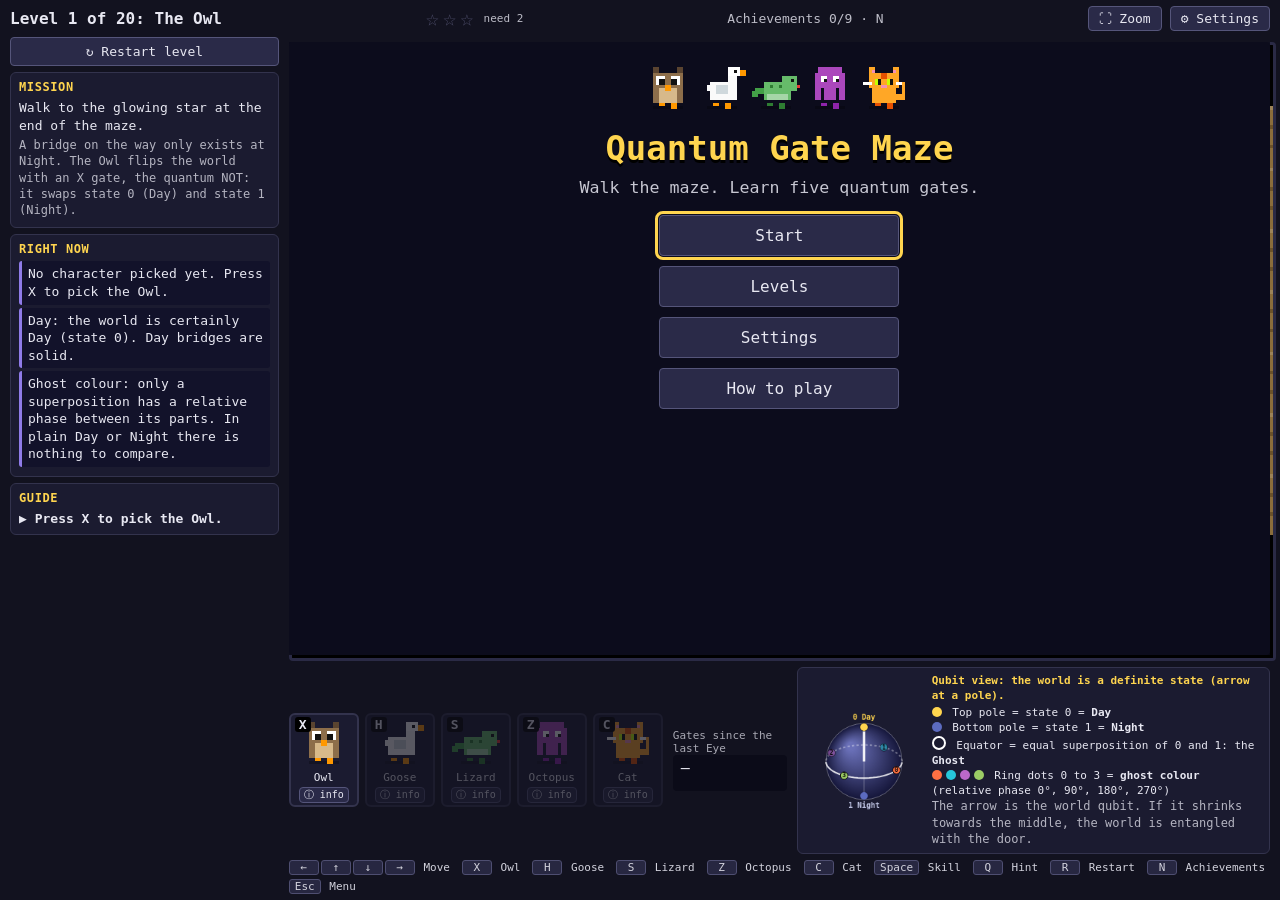
<file: dev.html>
<!doctype html>
<html lang="en">
<head>
  <meta charset="utf-8">
  <meta name="viewport" content="width=device-width, initial-scale=1">
  <title>Quantum Gate Maze (dev)</title>
  <link rel="stylesheet" href="main.css">
  <style>body { margin: 0; background: #12121f; }</style>
</head>
<body>
  <!-- LOCAL DEV ONLY. Serve the folder (python3 -m http.server) and open /dev.html?level=3. Not uploaded to Qollab. -->
  <div id="app-root"></div>
  <script type="module" src="dev.js"></script>
</body>
</html>
</file>
<file: main.css>
:root { color-scheme: dark; }
#app { position: fixed; inset: 0; box-sizing: border-box; padding: 6px 10px; font-family: ui-monospace, Menlo, Consolas, monospace; color: #e8e8f2; background: #12121f; }
#topbar { display: flex; justify-content: space-between; align-items: center; gap: 10px; font-size: 13px; }
#level-name { font-weight: bold; font-size: 16px; }
#achievements-count { opacity: .8; white-space: nowrap; }
#stage { position: relative; flex: none; }
#game { display: block; width: 100%; height: 100%; image-rendering: pixelated; background: #000; border: 3px solid #2a2a45; border-radius: 4px; outline: none; }
#game:focus { border-color: #8f7be8; }
[hidden] { display: none !important; }
#focus-overlay { position: absolute; inset: 0; display: flex; flex-direction: column; align-items: center; justify-content: center; gap: 8px; background: rgba(10,10,25,.82); cursor: pointer; text-align: center; padding: 16px; }
#focus-overlay .big { font-size: 28px; font-weight: bold; }
.small { font-size: 12px; opacity: .75; }
.panel { position: absolute; left: 8%; right: 8%; top: 8%; background: #121228; border: 2px solid #8f7be8; border-radius: 6px; padding: 16px 20px; max-height: 84%; overflow: auto; }
.panel h2 { margin: 0 0 8px; font-size: 18px; }
.panel .term { color: #ffd54f; font-weight: bold; }
.circuits { display: flex; gap: 16px; flex-wrap: wrap; }
.circuits > div { flex: 1 1 200px; }
pre { margin: 4px 0; padding: 8px; background: #0b0b18; border-radius: 4px; overflow-x: auto; font-size: 14px; line-height: 1.3; }
#notebook ul { padding-left: 18px; margin: 0; }
#notebook li { margin: 6px 0; }
#notebook li.locked { opacity: .4; }
#notebook code { background: #0b0b18; padding: 1px 5px; border-radius: 3px; }
#combo-flash { position: absolute; left: 0; right: 0; top: 14%; text-align: center; font-size: 30px; font-weight: bold; color: #ffd54f; text-shadow: 0 2px 0 #000; opacity: 0; pointer-events: none; }
#combo-flash.show { animation: pop 1.8s ease-out; }
@keyframes pop { 0% { opacity: 0; transform: scale(.6); } 15% { opacity: 1; transform: scale(1.15); } 80% { opacity: 1; } 100% { opacity: 0; transform: scale(1); } }
#toast { position: absolute; left: 50%; bottom: 14px; transform: translateX(-50%); background: rgba(0,0,0,.8); padding: 6px 12px; border-radius: 4px; font-size: 13px; opacity: 0; transition: opacity .2s; pointer-events: none; white-space: nowrap; max-width: 95%; overflow: hidden; text-overflow: ellipsis; }
#toast.show { opacity: 1; }
#panel-row { display: flex; gap: 14px; align-items: center; flex-wrap: wrap; margin-top: 12px; }
#chars { display: flex; gap: 6px; flex-wrap: wrap; }
.char-icon { position: relative; width: 62px; text-align: center; padding: 4px 0 2px; border: 2px solid #33334d; border-radius: 6px; background: #1b1b30; }
.char-icon canvas { width: 48px; height: 48px; image-rendering: pixelated; }
.char-icon.active { border-color: #ffd54f; background: #2a2a48; }
.char-icon.dim { opacity: .3; }
.char-key { position: absolute; top: 2px; left: 4px; font-weight: bold; font-size: 13px; background: #000; padding: 0 4px; border-radius: 3px; }
.char-name { display: block; font-size: 11px; }
.shake { animation: shake .35s; }
@keyframes shake { 20% { transform: translateX(-5px); } 40% { transform: translateX(5px); } 60% { transform: translateX(-4px); } 80% { transform: translateX(4px); } }
#combo-wrap { flex: 1 1 160px; min-width: 140px; }
.label { font-size: 11px; opacity: .7; }
#combo-bar { min-height: 28px; padding: 4px 8px; background: #0b0b18; border-radius: 4px; font-size: 15px; word-break: break-word; }
#wheel-wrap { text-align: center; font-size: 11px; }
#wheel { width: 72px; height: 72px; display: block; margin: 0 auto 2px; }
#hint-box { margin-top: 10px; padding: 8px 12px; background: #1b1b30; border-left: 4px solid #ffd54f; border-radius: 4px; font-size: 14px; }
.step.done { opacity: .5; }
.step.now { font-weight: bold; }
#legend { display: flex; flex-wrap: wrap; gap: 4px 12px; margin-top: 12px; font-size: 12px; opacity: .9; }
kbd { display: inline-block; min-width: 18px; padding: 0 5px; margin-right: 2px; text-align: center; background: #2a2a45; border: 1px solid #55557a; border-radius: 3px; font-family: inherit; }

/* top bar buttons */
#top-buttons { display: flex; gap: 8px; align-items: center; }
button { font-family: inherit; font-size: 13px; color: #e8e8f2; background: #2a2a48; border: 1px solid #55557a; border-radius: 4px; padding: 4px 10px; cursor: pointer; }
button:hover { background: #3a3a62; }
button:disabled { opacity: .45; cursor: default; }
#settings-wrap { position: relative; }
#settings-menu { position: absolute; right: 0; top: 100%; margin-top: 4px; z-index: 20; display: flex; flex-direction: column; gap: 2px; min-width: 160px; background: #1b1b30; border: 1px solid #55557a; border-radius: 4px; padding: 4px; }
#settings-menu button { text-align: left; border: 0; background: transparent; }
#settings-menu button:hover { background: #3a3a62; }

/* full-stage screens */
.screen { position: absolute; inset: 0; z-index: 8; background: #0c0c1c; overflow: auto; display: flex; justify-content: center; align-items: flex-start; border-radius: 4px; }
.screen-inner { width: 100%; max-width: 640px; padding: 22px 20px; text-align: center; }
.screen h1 { margin: 6px 0 10px; font-size: 26px; }
.screen h1.title { font-size: 34px; color: #ffd54f; text-shadow: 0 3px 0 #000; margin-top: 12px; }
.screen .tag { opacity: .85; margin: 0 0 18px; }
.screen .col { display: flex; flex-direction: column; gap: 10px; align-items: center; }
.screen .col button { width: 240px; padding: 10px; font-size: 16px; }
.screen .row { display: flex; gap: 10px; justify-content: center; margin-top: 16px; flex-wrap: wrap; }
.screen button.sel { outline: 3px solid #ffd54f; outline-offset: 1px; }
.screen .toggle { width: 100%; max-width: 440px; text-align: left; }
.screen .toggle.on b { color: #9ccc65; }
.screen .toggle:not(.on) b { color: #ef9a9a; }
#menu-chars { image-rendering: pixelated; width: 270px; height: 48px; }
.lv-grid { display: grid; grid-template-columns: repeat(5, 1fr); gap: 8px; margin-top: 10px; }
.lv { display: flex; flex-direction: column; align-items: center; gap: 2px; padding: 8px 4px; min-height: 84px; }
.lv-num { font-size: 18px; font-weight: bold; }
.lv-name { font-size: 11px; line-height: 1.15; }
.lv-stars { font-size: 13px; color: #ffd54f; letter-spacing: 1px; }
.lv.cleared { border-color: #9ccc65; }
.lv.locked { opacity: .4; }
.screen.howto-screen, .howto { text-align: left; }
.screen-inner.howto { text-align: left; }
.screen-inner.howto h2 { font-size: 16px; color: #ffd54f; margin: 14px 0 4px; }
.screen-inner.howto p, .screen-inner.howto li { font-size: 14px; line-height: 1.4; margin: 4px 0; }
@media (max-width: 600px) { .lv-grid { grid-template-columns: repeat(3, 1fr); } }
.panel h3 { margin: 10px 0 2px; font-size: 13px; color: #ffd54f; text-transform: uppercase; letter-spacing: .5px; }
.panel p { margin: 4px 0; font-size: 14px; line-height: 1.4; }
.panel .row { display: flex; gap: 10px; margin-top: 10px; flex-wrap: wrap; }
.stars { color: #ffd54f; letter-spacing: 2px; }
.char-info { display: block; margin: 3px auto 0; padding: 0 4px; font-size: 10px; line-height: 14px; background: #2a2a48; }
.char-icon { cursor: pointer; width: 66px; }
#char-panel code { background: #0b0b18; padding: 1px 5px; border-radius: 3px; }

/* qubit view */
#wheel-wrap { flex: 1 1 100%; display: flex; gap: 12px; align-items: center; background: #1b1b30; border: 1px solid #33334d; border-radius: 6px; padding: 6px 10px; text-align: left; }
#wheel { width: 150px; height: 150px; flex: none; margin: 0; }
#wheel-info { font-size: 12px; line-height: 1.5; }
#wheel-label { font-weight: bold; margin-bottom: 3px; color: #ffd54f; }
.lg i { display: inline-block; width: 10px; height: 10px; border-radius: 50%; margin-right: 4px; vertical-align: -1px; }
.lg i.ring { background: transparent; border: 2px solid #fff; }
.char-icon.ghosted { background: #111; }

/* fit-to-screen layout: guide on the left, maze largest on the right */
html, body { margin: 0; height: 100%; overflow: hidden; background: #12121f; }
#app { display: grid; grid-template-columns: clamp(210px, 21vw, 300px) minmax(0, 1fr); grid-template-rows: auto minmax(0, 1fr); gap: 6px 10px; }
#topbar { grid-column: 1 / 3; }
#guide { min-height: 0; overflow-y: auto; font-size: clamp(11px, 1.55vh, 13px); line-height: 1.35; scrollbar-width: thin; }
#guide section { background: #1b1b30; border: 1px solid #33334d; border-radius: 6px; padding: 6px 8px; margin-bottom: 6px; }
#guide h2 { margin: 0 0 4px; font-size: 12px; text-transform: uppercase; letter-spacing: .6px; color: #ffd54f; }
#guide p { margin: 3px 0; }
#btn-restart { width: 100%; margin-bottom: 6px; padding: 6px; }
.now-line { padding: 4px 6px; margin: 3px 0; background: #12122a; border-left: 3px solid #8f7be8; border-radius: 3px; }
.now-line:empty { display: none; }
#now-event { border-left-color: #ffd54f; }
.now-line.changed { animation: nowflash .9s ease-out; }
@keyframes nowflash { from { background: #3a3a70; } to { background: #12122a; } }
.calm .now-line.changed, .calm .shake, .calm #combo-flash.show { animation: none; }
#guide #hint-box { margin: 0; padding: 0; background: none; border: 0; font-size: inherit; }
#guide #hint-box:empty::before { content: "No instructions here. Press Q for a hint where hints exist."; opacity: .6; }
#guide #hint-box[hidden] { display: block !important; }
.step.done { opacity: .5; } .step.now { font-weight: bold; }
#right { display: flex; flex-direction: column; min-width: 0; min-height: 0; gap: 6px; }
#stage-area { flex: 1 1 0; min-height: 0; display: flex; align-items: center; justify-content: center; position: relative; }
#panel-row { flex: none; display: flex; gap: 10px; align-items: center; flex-wrap: nowrap; margin: 0; }
#chars { flex: none; }
#combo-wrap { flex: 1 1 120px; min-width: 100px; }
#wheel-wrap { flex: 0 1 auto; max-width: 46%; }
#wheel { width: 112px; height: 112px; }
#wheel-info { font-size: 11px; line-height: 1.35; }
#legend { flex: none; margin: 0; font-size: 11px; }
.no-guide #app, #app.no-guide { grid-template-columns: minmax(0, 1fr); }
#app.no-guide #guide { display: none; }
#app.no-guide #topbar { grid-column: 1; }
/* stars in the top bar (never over the maze) */
#star-strip { display: flex; align-items: center; gap: 4px; font-size: 22px; line-height: 1; }
#star-strip .st { color: #4a4a66; transition: color .2s; }
#star-strip .st.got { color: #ffd54f; text-shadow: 0 0 6px #ffb300; }
#star-strip .st.pop { animation: starpop .6s ease-out; }
#star-strip .need { font-size: 11px; opacity: .8; margin-left: 6px; font-family: inherit; }
@keyframes starpop { 0% { transform: scale(.3) rotate(-90deg); } 60% { transform: scale(1.5); } 100% { transform: scale(1); } }
.calm #star-strip .st.pop { animation: none; }
/* zoom: only the maze (plus the star strip and the zoom button) */
#app.zoom { grid-template-columns: minmax(0, 1fr); }
#app.zoom #guide, #app.zoom #panel-row, #app.zoom #legend, #app.zoom #level-name, #app.zoom #achievements-count, #app.zoom #btn-settings { display: none; }
#app.zoom #topbar { grid-column: 1; justify-content: center; position: relative; }
#app.zoom #top-buttons { position: absolute; right: 0; top: 0; }
#app.zoom #panel-row { display: block; }
#app.zoom #wheel-wrap { display: flex; position: fixed; top: 44px; right: 10px; width: 108px; padding: 3px; z-index: 30; background: rgba(18,18,40,.85); pointer-events: none; }
#app.zoom #wheel-info { display: none; }
#app.zoom #wheel { width: 100px; height: 100px; }
@media (max-width: 760px) { #app { grid-template-columns: minmax(0, 1fr); } #guide { display: none; } }
#app.zoom #chars, #app.zoom #combo-wrap { display: none; }
/* scale overlay text with the stage */
#stage { font-size: calc(13px * max(var(--u, 1), .75)); }
#toast { font-size: inherit; }
#tip { position: absolute; z-index: 7; width: min(330px, 46%); background: #121228; border: 2px solid #fff; border-radius: 6px; padding: 8px 10px; font-size: calc(12px * max(var(--u, 1), .8)); line-height: 1.35; box-shadow: 0 4px 16px rgba(0,0,0,.6); }
#tip h3 { margin: 0 0 4px; font-size: 1.15em; color: #ffd54f; }
#tip p { margin: 3px 0; }
#tip .q { color: #cfd8ff; }
</file>
